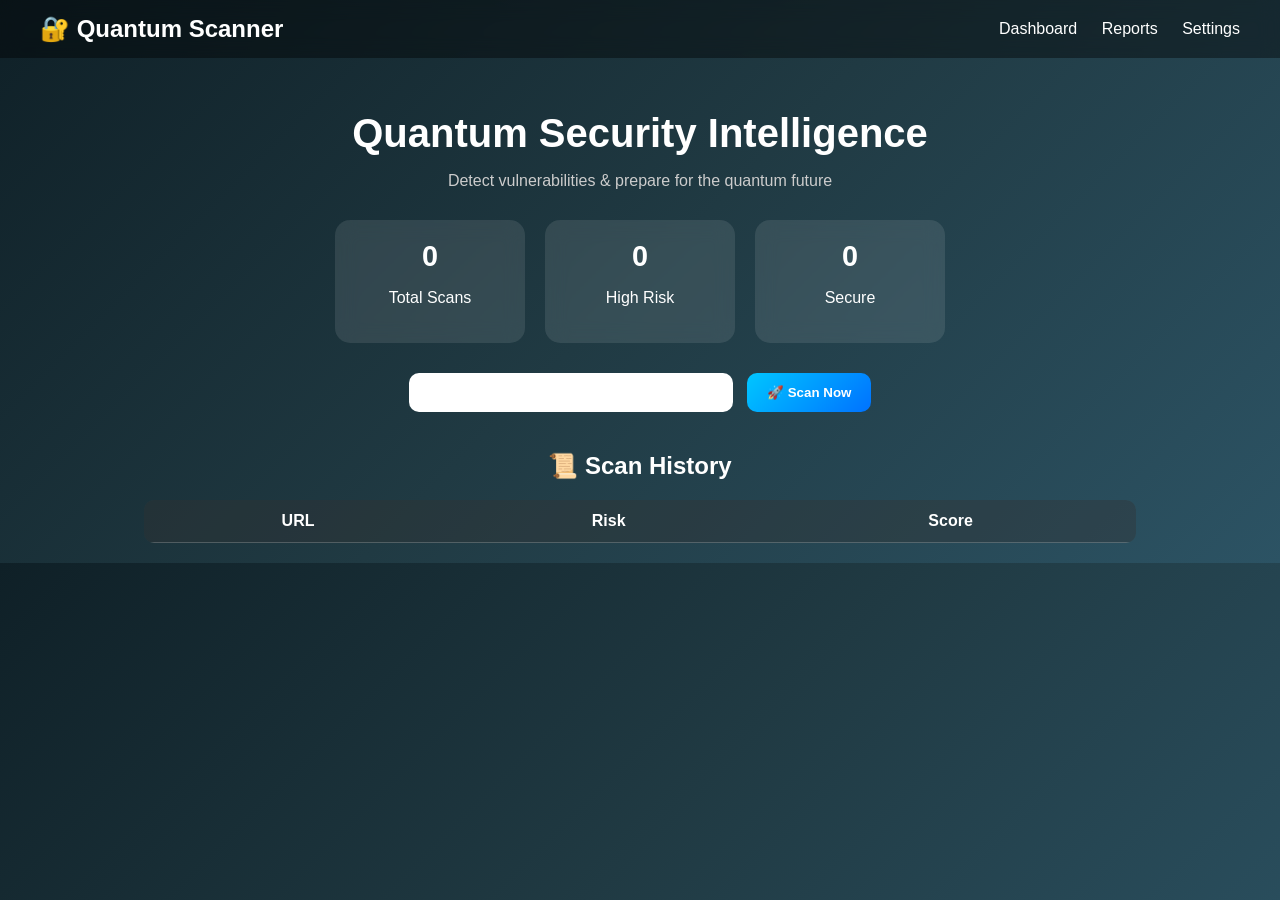
<file: index.html>
<!DOCTYPE html>
<html lang="en">
<head>
    <meta charset="UTF-8">
    <title>Quantum Security Scanner</title>
    <link rel="stylesheet" href="style.css">

    <!-- ✅ Fix favicon error -->
    <link rel="icon" href="data:,">
</head>
<body>

<!-- 🔷 NAVBAR -->
<nav class="navbar">
    <h2>🔐 Quantum Scanner</h2>
    <div class="nav-links">
        <span>Dashboard</span>
        <span>Reports</span>
        <span>Settings</span>
    </div>
</nav>

<div class="container">

    <!-- 🔥 HERO SECTION -->
    <section class="hero">
        <h1>Quantum Security Intelligence</h1>
        <p>Detect vulnerabilities & prepare for the quantum future</p>
    </section>

    <!-- 📊 STATS -->
    <section class="stats">
        <div class="stat-card">
            <h3 id="totalScans">0</h3>
            <p>Total Scans</p>
        </div>
        <div class="stat-card">
            <h3 id="highRiskCount">0</h3>
            <p>High Risk</p>
        </div>
        <div class="stat-card">
            <h3 id="secureCount">0</h3>
            <p>Secure</p>
        </div>
    </section>

    <!-- 🔍 SCAN BOX -->
    <!-- ✅ Wrapped in form but prevented reload -->
    <form class="scan-box" onsubmit="startScan(event)">
        <input type="text" id="urlInput" required>
        <button type="submit">🚀 Scan Now</button>
    </form>

    <!-- ⏳ LOADER -->
    <div id="loader" class="hidden">
        <p>🔍 Scanning Quantum Vulnerabilities...</p>
        <div class="spinner"></div>
    </div>

    <!-- 📊 RESULT DASHBOARD -->
    <div id="result" class="hidden">

        <h2>📊 Scan Results</h2>

        <!-- 🔥 QUANTUM SCORE -->
        <div class="card highlight">
            <h2>Quantum Risk Score</h2>
            <h1 id="score">0</h1>
        </div>

        <!-- ⚠️ RISK -->
        <div class="card">
            <h3>Risk Level: <span id="riskLevel"></span></h3>
            <div class="meter">
                <div id="riskBar"></div>
            </div>
        </div>

        <!-- 🔐 DETAILS -->
        <div class="card">
            <h3>Detected Security Info</h3>
            <p id="tls"></p>
            <p id="cipher"></p>
        </div>

        <!-- 🚨 VULNERABILITIES -->
        <div class="card">
            <h3>Vulnerabilities</h3>
            <ul id="vulnList"></ul>
        </div>

        <!-- 💡 RECOMMENDATIONS -->
        <div class="card">
            <h3>AI Recommendations</h3>
            <ul id="recommendations"></ul>
        </div>
    </div>

    <!-- 📜 SCAN HISTORY -->
    <section class="history">
        <h2>📜 Scan History</h2>
        <table>
            <thead>
                <tr>
                    <th>URL</th>
                    <th>Risk</th>
                    <th>Score</th>
                </tr>
            </thead>
            <tbody id="historyTable"></tbody>
        </table>
    </section>

</div>

<script src="script.js"></script>

</body>
</html>
</file>
<file: style.css>
/* 🌌 GLOBAL STYLES */
body {
    margin: 0;
    font-family: 'Segoe UI', sans-serif;
    background: linear-gradient(135deg, #0f2027, #203a43, #2c5364);
    color: white;
}

/* 🔷 NAVBAR */
.navbar {
    display: flex;
    justify-content: space-between;
    align-items: center;
    padding: 15px 40px;
    background: rgba(0, 0, 0, 0.4);
    backdrop-filter: blur(10px);
}

.navbar h2 {
    margin: 0;
}

.nav-links span {
    margin-left: 20px;
    cursor: pointer;
    transition: 0.3s;
}

.nav-links span:hover {
    color: #00c6ff;
}

/* 📦 CONTAINER */
.container {
    padding: 20px;
    text-align: center;
}

/* 🔥 HERO */
.hero h1 {
    font-size: 2.5rem;
    margin-bottom: 10px;
}

.hero p {
    color: #ccc;
}

/* 📊 STATS */
.stats {
    display: flex;
    justify-content: center;
    gap: 20px;
    margin: 30px 0;
}

.stat-card {
    background: rgba(255, 255, 255, 0.1);
    padding: 20px;
    border-radius: 15px;
    width: 150px;
    backdrop-filter: blur(10px);
    transition: transform 0.3s;
}

.stat-card:hover {
    transform: scale(1.05);
}

.stat-card h3 {
    margin: 0;
    font-size: 1.8rem;
}

/* 🔍 SCAN BOX */
.scan-box {
    margin: 20px 0;
}

.scan-box input {
    padding: 12px;
    width: 300px;
    border-radius: 10px;
    border: none;
    outline: none;
}

.scan-box button {
    padding: 12px 20px;
    margin-left: 10px;
    border: none;
    border-radius: 10px;
    background: linear-gradient(135deg, #00c6ff, #0072ff);
    color: white;
    cursor: pointer;
    font-weight: bold;
    transition: 0.3s;
}

.scan-box button:hover {
    transform: scale(1.05);
}

/* ⏳ LOADER */
.hidden {
    display: none;
}

.spinner {
    margin: 20px auto;
    border: 5px solid #ccc;
    border-top: 5px solid #00c6ff;
    border-radius: 50%;
    width: 50px;
    height: 50px;
    animation: spin 1s linear infinite;
}

@keyframes spin {
    100% { transform: rotate(360deg); }
}

/* 📊 CARDS */
.card {
    background: rgba(255, 255, 255, 0.1);
    margin: 20px auto;
    padding: 20px;
    border-radius: 15px;
    width: 60%;
    backdrop-filter: blur(10px);
    transition: transform 0.3s;
}

.card:hover {
    transform: translateY(-5px);
}

/* 🔥 HIGHLIGHT CARD */
.highlight {
    background: linear-gradient(135deg, #00c6ff, #0072ff);
}

/* 📈 RISK METER */
.meter {
    width: 100%;
    height: 20px;
    background: #333;
    border-radius: 10px;
    overflow: hidden;
    margin-top: 10px;
}

#riskBar {
    height: 100%;
    width: 0%;
    background: green;
    transition: width 1s ease-in-out;
}

/* 📜 HISTORY TABLE */
.history {
    margin-top: 40px;
}

.history table {
    width: 80%;
    margin: auto;
    border-collapse: collapse;
    background: rgba(255, 255, 255, 0.1);
    border-radius: 10px;
    overflow: hidden;
}

.history th, .history td {
    padding: 12px;
    border-bottom: 1px solid rgba(255,255,255,0.2);
}

.history th {
    background: rgba(0,0,0,0.3);
}

.history tr:hover {
    background: rgba(255,255,255,0.1);
}

/* 📱 RESPONSIVE */
@media (max-width: 768px) {
    .stats {
        flex-direction: column;
        align-items: center;
    }

    .card {
        width: 90%;
    }

    .scan-box input {
        width: 80%;
        margin-bottom: 10px;
    }

    .scan-box button {
        width: 80%;
    }
}
</file>
